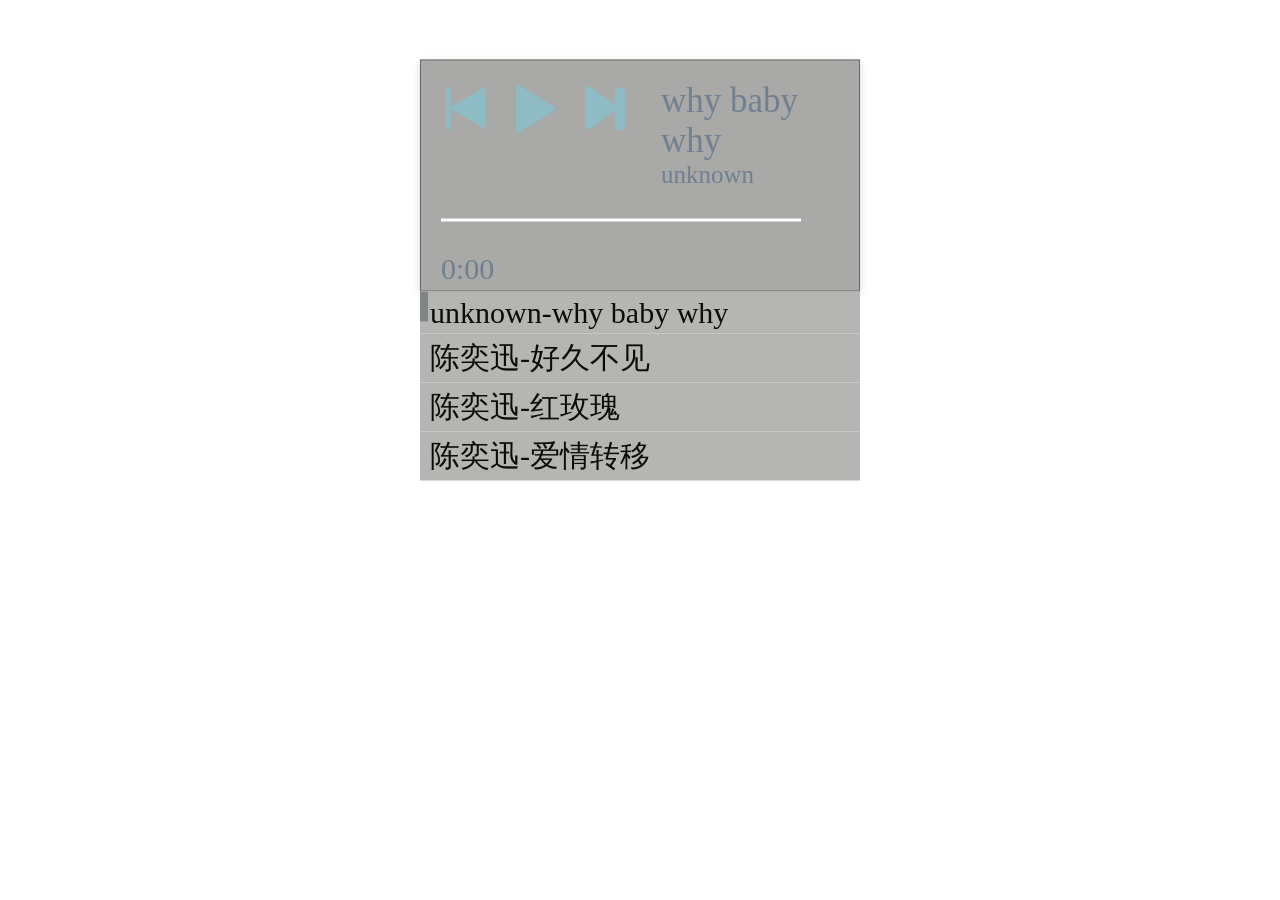
<file: index.html>
<!DOCTYPE html>
<html>
<head>
    <meta charset="UTF-8">
    <meta name="viewport" content="width=device-width, initial-scale=1.0">
    <title音乐播放器</title>
    <link rel="stylesheet" href="css/a.css">
    <link rel="stylesheet" href="font/iconfont.css">
</head>
<body>
    <div class="cover"></div>
    <div class="musicbox">
    	<div class="musicPanel">
    		<div class="music">
    			<div class="control clearfix">
    				<span class="back"><i class="iconfont icon-last"></i></span>
                    <span class="play"><i class="iconfont icon-play"></i></span>
                    <span class="foward"><i class="iconfont icon-next"></i></span>
                </div>
                <div class="info">
                    <div class="title">my song</div>
                    <div class="author">lamatain</div>
                </div>
            </div>
        <div class="progress">
            <div class="bar">
                <div class="progress-total"></div>
                <div class="progress-now"></div>
            </div>
            <div class="time">0:00</div>
        </div>
    </div>
        <ul class="list">
            
        </ul>
    </div>
    <script>
        function $(selector){
            return document.querySelector(selector)
        }
        var timer
        var musicList

        var music = new Audio()
        music.autoplay = true
        var musicIndex = 0
        function getMusic(callback){
            var xhr = new XMLHttpRequest()
            xhr.open('get','music.json',true)
            xhr.send()
            xhr.onload = function(){
                if((xhr.status >= 200 && xhr.status < 300) || xhr.status === 304){
                    callback(JSON.parse(xhr.responseText))
                }
            }
        }
        function setPlaylist(musiclist){
            var container = document.createDocumentFragment()
            musiclist.forEach(function(musicObj){
                var node = document.createElement('li')
                node.innerText = musicObj.author + '-' + musicObj.title
                // console.log(node)
                container.appendChild(node)
            })
            $('.musicbox .list').appendChild(container)
        }
        function loadMusic(songObj){
            music.src = songObj.src
            $('.musicbox .author').innerText = songObj.author
            $('.musicbox .title').innerText = songObj.title
            $('.cover').style.backgroundImage = 'url(' + songObj.img + ')'
            for(var i = 0; i < $('.musicbox .list').children.length; i++){
                $('.musicbox .list').children[i].classList.remove('playing')
            }
            $('.musicbox .list').children[musicIndex].classList.add('playing')
        }
        function loadNextMusic(){
            musicIndex++
            musicIndex = musicIndex % musicList.length
            loadMusic(musicList[musicIndex])
            
        }
        function loadLastMusic(){
            musicIndex--
            musicIndex = (musicIndex + musicList.length) % musicList.length
            loadMusic(musicList[musicIndex])   
            icon.classList.toggle('icon-pause')      
        }
        function updateProgress() {
            var percent = (music.currentTime / music.duration) * 100 + '%'
            $('.musicbox .progress-now').style.width = percent

            var minutes = parseInt(music.currentTime / 60)
            var seconds = parseInt(music.currentTime % 60) + ''
            seconds = seconds.length == 2 ? seconds : '0' + seconds
            $('.musicbox .time').innerText = minutes + ':' + seconds
    }

        getMusic(function(list){
            musicList = list
             setPlaylist(list)
             loadMusic(list[musicIndex])

        })
        $('.musicbox .play').onclick = function(){
            var icon =$('.play .iconfont')
            if(icon.classList.contains('icon-play')){
                music.play()
            }else{
                music.pause()
            }
            icon.classList.toggle('icon-play')
            icon.classList.toggle('icon-pause')
        }
            $('.musicbox .icon-next').onclick = loadNextMusic
            $('.musicbox .icon-last').onclick = loadLastMusic
            music.onended = loadNextMusic
            music.shouldUpdate = true
        music.onplaying = function(){
            timer = setInterval(function(){
                updateProgress()
            },1000)
            console.log('play')
        }
        music.onpause = function(){
            console.log('pause')
            clearInterval(timer)
        }
        music.ontimeupdate = updateProgress

        $('.musicbox .progress .bar').onclick = function(e){
            var percent = e.offsetX / parseInt(getComputedStyle(this).width)
            music.currentTime = percent * music.duration
            $('.musicbox .progress-now').style.width = percent * 100 + '%'
        }

        $('.musicbox .list').onclick = function(e){
            if(e.target.tagName.toLowerCase() === 'li')
                for(var i = 0;  i < this.children.length; i++){
                    if(this.children[i] === e.target){
                        musicIndex  = i
                    }
                }
                console.log(musicIndex)
                loadMusic(musicList[musicIndex])
        }



    </script>
</body>
</html>
</file>
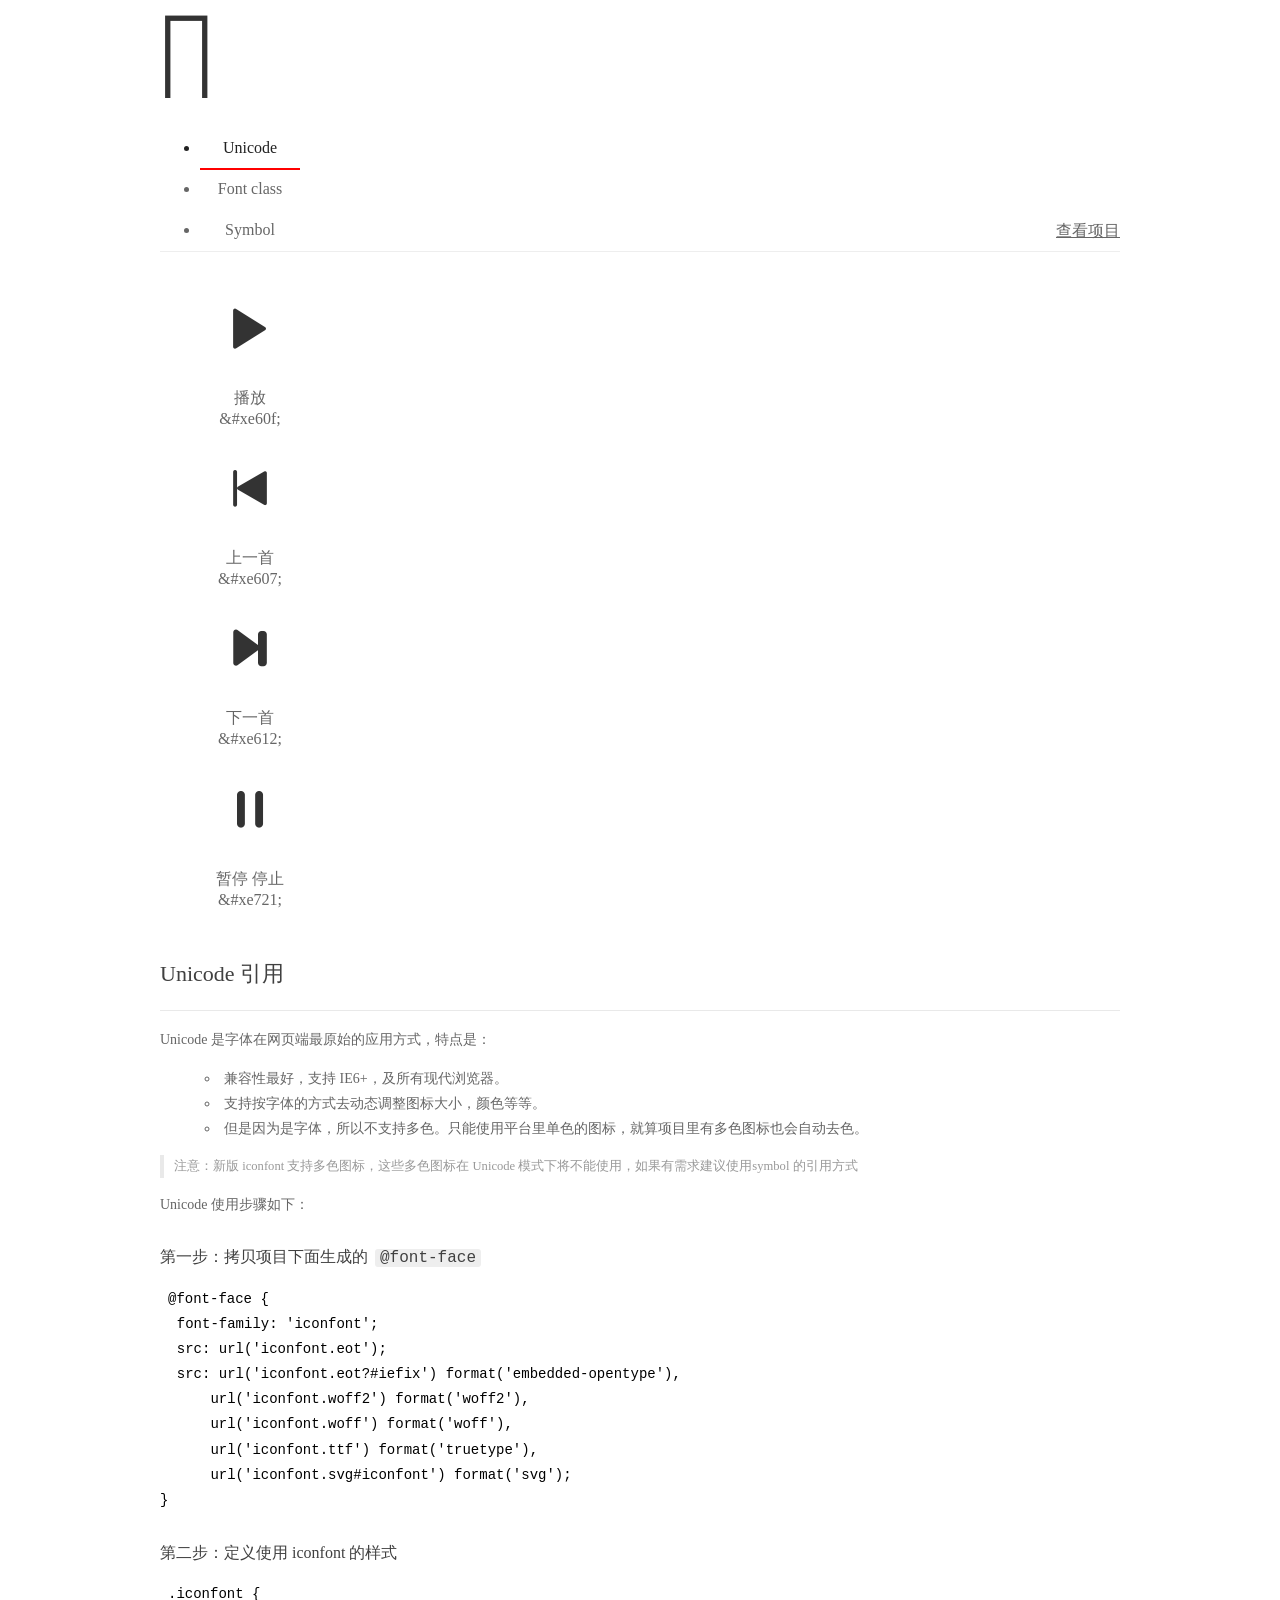
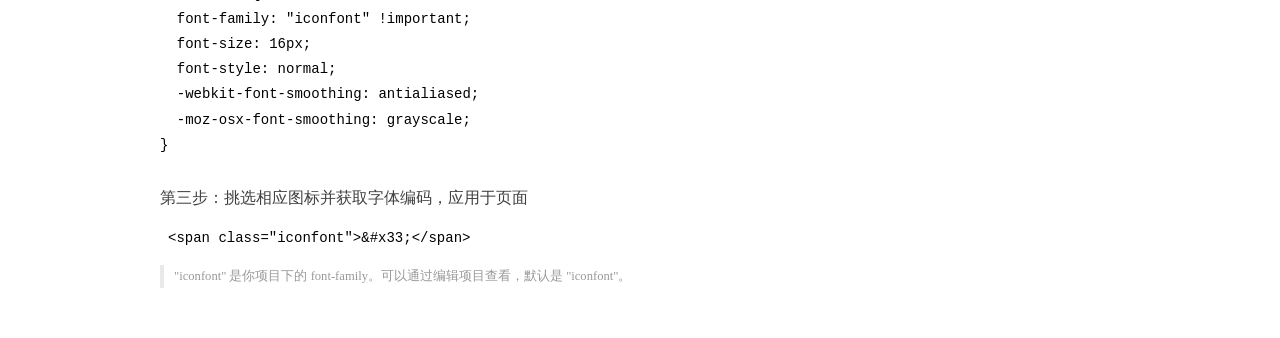
<file: font/demo_index.html>
<!DOCTYPE html>
<html>
<head>
  <meta charset="utf-8"/>
  <title>IconFont Demo</title>
  <link rel="shortcut icon" href="https://img.alicdn.com/tps/i4/TB1_oz6GVXXXXaFXpXXJDFnIXXX-64-64.ico" type="image/x-icon"/>
  <link rel="stylesheet" href="https://g.alicdn.com/thx/cube/1.3.2/cube.min.css">
  <link rel="stylesheet" href="demo.css">
  <link rel="stylesheet" href="iconfont.css">
  <script src="iconfont.js"></script>
  <!-- jQuery -->
  <script src="https://a1.alicdn.com/oss/uploads/2018/12/26/7bfddb60-08e8-11e9-9b04-53e73bb6408b.js"></script>
  <!-- 代码高亮 -->
  <script src="https://a1.alicdn.com/oss/uploads/2018/12/26/a3f714d0-08e6-11e9-8a15-ebf944d7534c.js"></script>
</head>
<body>
  <div class="main">
    <h1 class="logo"><a href="https://www.iconfont.cn/" title="iconfont 首页" target="_blank">&#xe86b;</a></h1>
    <div class="nav-tabs">
      <ul id="tabs" class="dib-box">
        <li class="dib active"><span>Unicode</span></li>
        <li class="dib"><span>Font class</span></li>
        <li class="dib"><span>Symbol</span></li>
      </ul>
      
      <a href="https://www.iconfont.cn/manage/index?manage_type=myprojects&projectId=2056982" target="_blank" class="nav-more">查看项目</a>
      
    </div>
    <div class="tab-container">
      <div class="content unicode" style="display: block;">
          <ul class="icon_lists dib-box">
          
            <li class="dib">
              <span class="icon iconfont">&#xe60f;</span>
                <div class="name">播放</div>
                <div class="code-name">&amp;#xe60f;</div>
              </li>
          
            <li class="dib">
              <span class="icon iconfont">&#xe607;</span>
                <div class="name">上一首</div>
                <div class="code-name">&amp;#xe607;</div>
              </li>
          
            <li class="dib">
              <span class="icon iconfont">&#xe612;</span>
                <div class="name">下一首</div>
                <div class="code-name">&amp;#xe612;</div>
              </li>
          
            <li class="dib">
              <span class="icon iconfont">&#xe721;</span>
                <div class="name">暂停 停止</div>
                <div class="code-name">&amp;#xe721;</div>
              </li>
          
          </ul>
          <div class="article markdown">
          <h2 id="unicode-">Unicode 引用</h2>
          <hr>

          <p>Unicode 是字体在网页端最原始的应用方式，特点是：</p>
          <ul>
            <li>兼容性最好，支持 IE6+，及所有现代浏览器。</li>
            <li>支持按字体的方式去动态调整图标大小，颜色等等。</li>
            <li>但是因为是字体，所以不支持多色。只能使用平台里单色的图标，就算项目里有多色图标也会自动去色。</li>
          </ul>
          <blockquote>
            <p>注意：新版 iconfont 支持多色图标，这些多色图标在 Unicode 模式下将不能使用，如果有需求建议使用symbol 的引用方式</p>
          </blockquote>
          <p>Unicode 使用步骤如下：</p>
          <h3 id="-font-face">第一步：拷贝项目下面生成的 <code>@font-face</code></h3>
<pre><code class="language-css"
>@font-face {
  font-family: 'iconfont';
  src: url('iconfont.eot');
  src: url('iconfont.eot?#iefix') format('embedded-opentype'),
      url('iconfont.woff2') format('woff2'),
      url('iconfont.woff') format('woff'),
      url('iconfont.ttf') format('truetype'),
      url('iconfont.svg#iconfont') format('svg');
}
</code></pre>
          <h3 id="-iconfont-">第二步：定义使用 iconfont 的样式</h3>
<pre><code class="language-css"
>.iconfont {
  font-family: "iconfont" !important;
  font-size: 16px;
  font-style: normal;
  -webkit-font-smoothing: antialiased;
  -moz-osx-font-smoothing: grayscale;
}
</code></pre>
          <h3 id="-">第三步：挑选相应图标并获取字体编码，应用于页面</h3>
<pre>
<code class="language-html"
>&lt;span class="iconfont"&gt;&amp;#x33;&lt;/span&gt;
</code></pre>
          <blockquote>
            <p>"iconfont" 是你项目下的 font-family。可以通过编辑项目查看，默认是 "iconfont"。</p>
          </blockquote>
          </div>
      </div>
      <div class="content font-class">
        <ul class="icon_lists dib-box">
          
          <li class="dib">
            <span class="icon iconfont icon-play"></span>
            <div class="name">
              播放
            </div>
            <div class="code-name">.icon-play
            </div>
          </li>
          
          <li class="dib">
            <span class="icon iconfont icon-last"></span>
            <div class="name">
              上一首
            </div>
            <div class="code-name">.icon-last
            </div>
          </li>
          
          <li class="dib">
            <span class="icon iconfont icon-next"></span>
            <div class="name">
              下一首
            </div>
            <div class="code-name">.icon-next
            </div>
          </li>
          
          <li class="dib">
            <span class="icon iconfont icon-pause"></span>
            <div class="name">
              暂停 停止
            </div>
            <div class="code-name">.icon-pause
            </div>
          </li>
          
        </ul>
        <div class="article markdown">
        <h2 id="font-class-">font-class 引用</h2>
        <hr>

        <p>font-class 是 Unicode 使用方式的一种变种，主要是解决 Unicode 书写不直观，语意不明确的问题。</p>
        <p>与 Unicode 使用方式相比，具有如下特点：</p>
        <ul>
          <li>兼容性良好，支持 IE8+，及所有现代浏览器。</li>
          <li>相比于 Unicode 语意明确，书写更直观。可以很容易分辨这个 icon 是什么。</li>
          <li>因为使用 class 来定义图标，所以当要替换图标时，只需要修改 class 里面的 Unicode 引用。</li>
          <li>不过因为本质上还是使用的字体，所以多色图标还是不支持的。</li>
        </ul>
        <p>使用步骤如下：</p>
        <h3 id="-fontclass-">第一步：引入项目下面生成的 fontclass 代码：</h3>
<pre><code class="language-html">&lt;link rel="stylesheet" href="./iconfont.css"&gt;
</code></pre>
        <h3 id="-">第二步：挑选相应图标并获取类名，应用于页面：</h3>
<pre><code class="language-html">&lt;span class="iconfont icon-xxx"&gt;&lt;/span&gt;
</code></pre>
        <blockquote>
          <p>"
            iconfont" 是你项目下的 font-family。可以通过编辑项目查看，默认是 "iconfont"。</p>
        </blockquote>
      </div>
      </div>
      <div class="content symbol">
          <ul class="icon_lists dib-box">
          
            <li class="dib">
                <svg class="icon svg-icon" aria-hidden="true">
                  <use xlink:href="#icon-play"></use>
                </svg>
                <div class="name">播放</div>
                <div class="code-name">#icon-play</div>
            </li>
          
            <li class="dib">
                <svg class="icon svg-icon" aria-hidden="true">
                  <use xlink:href="#icon-last"></use>
                </svg>
                <div class="name">上一首</div>
                <div class="code-name">#icon-last</div>
            </li>
          
            <li class="dib">
                <svg class="icon svg-icon" aria-hidden="true">
                  <use xlink:href="#icon-next"></use>
                </svg>
                <div class="name">下一首</div>
                <div class="code-name">#icon-next</div>
            </li>
          
            <li class="dib">
                <svg class="icon svg-icon" aria-hidden="true">
                  <use xlink:href="#icon-pause"></use>
                </svg>
                <div class="name">暂停 停止</div>
                <div class="code-name">#icon-pause</div>
            </li>
          
          </ul>
          <div class="article markdown">
          <h2 id="symbol-">Symbol 引用</h2>
          <hr>

          <p>这是一种全新的使用方式，应该说这才是未来的主流，也是平台目前推荐的用法。相关介绍可以参考这篇<a href="">文章</a>
            这种用法其实是做了一个 SVG 的集合，与另外两种相比具有如下特点：</p>
          <ul>
            <li>支持多色图标了，不再受单色限制。</li>
            <li>通过一些技巧，支持像字体那样，通过 <code>font-size</code>, <code>color</code> 来调整样式。</li>
            <li>兼容性较差，支持 IE9+，及现代浏览器。</li>
            <li>浏览器渲染 SVG 的性能一般，还不如 png。</li>
          </ul>
          <p>使用步骤如下：</p>
          <h3 id="-symbol-">第一步：引入项目下面生成的 symbol 代码：</h3>
<pre><code class="language-html">&lt;script src="./iconfont.js"&gt;&lt;/script&gt;
</code></pre>
          <h3 id="-css-">第二步：加入通用 CSS 代码（引入一次就行）：</h3>
<pre><code class="language-html">&lt;style&gt;
.icon {
  width: 1em;
  height: 1em;
  vertical-align: -0.15em;
  fill: currentColor;
  overflow: hidden;
}
&lt;/style&gt;
</code></pre>
          <h3 id="-">第三步：挑选相应图标并获取类名，应用于页面：</h3>
<pre><code class="language-html">&lt;svg class="icon" aria-hidden="true"&gt;
  &lt;use xlink:href="#icon-xxx"&gt;&lt;/use&gt;
&lt;/svg&gt;
</code></pre>
          </div>
      </div>

    </div>
  </div>
  <script>
  $(document).ready(function () {
      $('.tab-container .content:first').show()

      $('#tabs li').click(function (e) {
        var tabContent = $('.tab-container .content')
        var index = $(this).index()

        if ($(this).hasClass('active')) {
          return
        } else {
          $('#tabs li').removeClass('active')
          $(this).addClass('active')

          tabContent.hide().eq(index).fadeIn()
        }
      })
    })
  </script>
</body>
</html>
</file>
<file: css/a.css>
*{
    margin: 0;
    padding: 0;
}
body{
    height: 100vh;
}
.cover{
   position: absolute;
   content: '';
   display: block;
   width: 100%;
   height: 100%;
   background: url(../img/1.jpg) center center no-repeat;
   background-size: contain; 
   filter: blur();
}
.musicbox{
    position: absolute;
    left: 50%;
    top: 30%;
    transform: translate(-50%,-50%);
    font-family: cursive;
    font-size: 30px;
    color: slategray;
    width: 440px;
}
.musicPanel{
    border: 1px solid rgba(40,41,35,0.5);
    padding: 20px 20px 5px 20px;
    box-shadow: 0px 2px 5px 0px rgba(40,41,35,0.1),0px 2px 10px 0px rgba(40,41,35,0.1);
    background-color: rgba(40,41,35,0.4);
}
.musicbox .control {
    float: left;
}
.musicbox .control i{
    font-size: 50px;
    color: rgba(103,216,239,0.4);

}
.musicbox .control .iconfont {
    margin-right: 12px;
    cursor: pointer;
}
 .musicbox .control .iconfont.disabled{
    opacity: 0.3;
} 
.musicbox .info {
    margin-left: 220px;
    margin-bottom: 30px;
}
.musicbox .info .title {
    font-size: 35px;
}
.musicbox .info .author {
    font-size: 25px;
}
.musicbox .progress {
    width: 360px ;
}
 .musicbox .progress .bar {
   height: 3px;
   margin-top: 5px;
   margin-bottom: 30px;
   background-color: #fff;
   cursor: pointer;
} 
.musicbox .progress .bar .progress-now {
    background-color: red;
    width: 0;
    height: 3px;
    position: relative;
}
.clearfix {
    content: '';
    display: block;
    clear: both;
}
.musicbox .list {
    list-style: none;
}
.musicbox .list>li {
    position: relative;
    padding: 4px 10px;
    background-color: rgb(181, 182, 179);
    color: rgb(10, 12, 7);
    font-size: 30px;
    white-space: nowrap;
    overflow: hidden;
    text-overflow: ellipsis;
    cursor: pointer;
}
.musicbox .list>li:hover {
    background-color: rgba(103,216,239,0.4);
}
.musicbox .list>li.playing:before {
    position: absolute;
    top: 0;
    left: 0;
    content: '';
    display: inline-block;
    width: 8px;
    height: 30px;
    background: rgba(10,20,30,0.3);
}
</file>
<file: font/iconfont.css>
@font-face {font-family: "iconfont";
  src: url('iconfont.eot?t=1599664551447'); /* IE9 */
  src: url('iconfont.eot?t=1599664551447#iefix') format('embedded-opentype'), /* IE6-IE8 */
  url('[data-uri]') format('woff2'),
  url('iconfont.woff?t=1599664551447') format('woff'),
  url('iconfont.ttf?t=1599664551447') format('truetype'), /* chrome, firefox, opera, Safari, Android, iOS 4.2+ */
  url('iconfont.svg?t=1599664551447#iconfont') format('svg'); /* iOS 4.1- */
}

.iconfont {
  font-family: "iconfont" !important;
  font-size: 16px;
  font-style: normal;
  -webkit-font-smoothing: antialiased;
  -moz-osx-font-smoothing: grayscale;
}

.icon-play:before {
  content: "\e60f";
}

.icon-last:before {
  content: "\e607";
}

.icon-next:before {
  content: "\e612";
}

.icon-pause:before {
  content: "\e721";
}
</file>
<file: font/demo.css>
/* Logo 字体 */
@font-face {
  font-family: "iconfont logo"; 
  src: url('https://at.alicdn.com/t/font_985780_km7mi63cihi.eot?t=1545807318834');
  src: url('https://at.alicdn.com/t/font_985780_km7mi63cihi.eot?t=1545807318834#iefix') format('embedded-opentype'),
    url('https://at.alicdn.com/t/font_985780_km7mi63cihi.woff?t=1545807318834') format('woff'),
    url('https://at.alicdn.com/t/font_985780_km7mi63cihi.ttf?t=1545807318834') format('truetype'),
    url('https://at.alicdn.com/t/font_985780_km7mi63cihi.svg?t=1545807318834#iconfont') format('svg');
}

.logo {
  font-family: "iconfont logo";
  font-size: 160px;
  font-style: normal;
  -webkit-font-smoothing: antialiased;
  -moz-osx-font-smoothing: grayscale;
}

/* tabs */
.nav-tabs {
  position: relative;
}

.nav-tabs .nav-more {
  position: absolute;
  right: 0;
  bottom: 0;
  height: 42px;
  line-height: 42px;
  color: #666;
}

#tabs {
  border-bottom: 1px solid #eee;
}

#tabs li {
  cursor: pointer;
  width: 100px;
  height: 40px;
  line-height: 40px;
  text-align: center;
  font-size: 16px;
  border-bottom: 2px solid transparent;
  position: relative;
  z-index: 1;
  margin-bottom: -1px;
  color: #666;
}


#tabs .active {
  border-bottom-color: #f00;
  color: #222;
}

.tab-container .content {
  display: none;
}

/* 页面布局 */
.main {
  padding: 30px 100px;
  width: 960px;
  margin: 0 auto;
}

.main .logo {
  color: #333;
  text-align: left;
  margin-bottom: 30px;
  line-height: 1;
  height: 110px;
  margin-top: -50px;
  overflow: hidden;
  *zoom: 1;
}

.main .logo a {
  font-size: 160px;
  color: #333;
}

.helps {
  margin-top: 40px;
}

.helps pre {
  padding: 20px;
  margin: 10px 0;
  border: solid 1px #e7e1cd;
  background-color: #fffdef;
  overflow: auto;
}

.icon_lists {
  width: 100% !important;
  overflow: hidden;
  *zoom: 1;
}

.icon_lists li {
  width: 100px;
  margin-bottom: 10px;
  margin-right: 20px;
  text-align: center;
  list-style: none !important;
  cursor: default;
}

.icon_lists li .code-name {
  line-height: 1.2;
}

.icon_lists .icon {
  display: block;
  height: 100px;
  line-height: 100px;
  font-size: 42px;
  margin: 10px auto;
  color: #333;
  -webkit-transition: font-size 0.25s linear, width 0.25s linear;
  -moz-transition: font-size 0.25s linear, width 0.25s linear;
  transition: font-size 0.25s linear, width 0.25s linear;
}

.icon_lists .icon:hover {
  font-size: 100px;
}

.icon_lists .svg-icon {
  /* 通过设置 font-size 来改变图标大小 */
  width: 1em;
  /* 图标和文字相邻时，垂直对齐 */
  vertical-align: -0.15em;
  /* 通过设置 color 来改变 SVG 的颜色/fill */
  fill: currentColor;
  /* path 和 stroke 溢出 viewBox 部分在 IE 下会显示
      normalize.css 中也包含这行 */
  overflow: hidden;
}

.icon_lists li .name,
.icon_lists li .code-name {
  color: #666;
}

/* markdown 样式 */
.markdown {
  color: #666;
  font-size: 14px;
  line-height: 1.8;
}

.highlight {
  line-height: 1.5;
}

.markdown img {
  vertical-align: middle;
  max-width: 100%;
}

.markdown h1 {
  color: #404040;
  font-weight: 500;
  line-height: 40px;
  margin-bottom: 24px;
}

.markdown h2,
.markdown h3,
.markdown h4,
.markdown h5,
.markdown h6 {
  color: #404040;
  margin: 1.6em 0 0.6em 0;
  font-weight: 500;
  clear: both;
}

.markdown h1 {
  font-size: 28px;
}

.markdown h2 {
  font-size: 22px;
}

.markdown h3 {
  font-size: 16px;
}

.markdown h4 {
  font-size: 14px;
}

.markdown h5 {
  font-size: 12px;
}

.markdown h6 {
  font-size: 12px;
}

.markdown hr {
  height: 1px;
  border: 0;
  background: #e9e9e9;
  margin: 16px 0;
  clear: both;
}

.markdown p {
  margin: 1em 0;
}

.markdown>p,
.markdown>blockquote,
.markdown>.highlight,
.markdown>ol,
.markdown>ul {
  width: 80%;
}

.markdown ul>li {
  list-style: circle;
}

.markdown>ul li,
.markdown blockquote ul>li {
  margin-left: 20px;
  padding-left: 4px;
}

.markdown>ul li p,
.markdown>ol li p {
  margin: 0.6em 0;
}

.markdown ol>li {
  list-style: decimal;
}

.markdown>ol li,
.markdown blockquote ol>li {
  margin-left: 20px;
  padding-left: 4px;
}

.markdown code {
  margin: 0 3px;
  padding: 0 5px;
  background: #eee;
  border-radius: 3px;
}

.markdown strong,
.markdown b {
  font-weight: 600;
}

.markdown>table {
  border-collapse: collapse;
  border-spacing: 0px;
  empty-cells: show;
  border: 1px solid #e9e9e9;
  width: 95%;
  margin-bottom: 24px;
}

.markdown>table th {
  white-space: nowrap;
  color: #333;
  font-weight: 600;
}

.markdown>table th,
.markdown>table td {
  border: 1px solid #e9e9e9;
  padding: 8px 16px;
  text-align: left;
}

.markdown>table th {
  background: #F7F7F7;
}

.markdown blockquote {
  font-size: 90%;
  color: #999;
  border-left: 4px solid #e9e9e9;
  padding-left: 0.8em;
  margin: 1em 0;
}

.markdown blockquote p {
  margin: 0;
}

.markdown .anchor {
  opacity: 0;
  transition: opacity 0.3s ease;
  margin-left: 8px;
}

.markdown .waiting {
  color: #ccc;
}

.markdown h1:hover .anchor,
.markdown h2:hover .anchor,
.markdown h3:hover .anchor,
.markdown h4:hover .anchor,
.markdown h5:hover .anchor,
.markdown h6:hover .anchor {
  opacity: 1;
  display: inline-block;
}

.markdown>br,
.markdown>p>br {
  clear: both;
}


.hljs {
  display: block;
  background: white;
  padding: 0.5em;
  color: #333333;
  overflow-x: auto;
}

.hljs-comment,
.hljs-meta {
  color: #969896;
}

.hljs-string,
.hljs-variable,
.hljs-template-variable,
.hljs-strong,
.hljs-emphasis,
.hljs-quote {
  color: #df5000;
}

.hljs-keyword,
.hljs-selector-tag,
.hljs-type {
  color: #a71d5d;
}

.hljs-literal,
.hljs-symbol,
.hljs-bullet,
.hljs-attribute {
  color: #0086b3;
}

.hljs-section,
.hljs-name {
  color: #63a35c;
}

.hljs-tag {
  color: #333333;
}

.hljs-title,
.hljs-attr,
.hljs-selector-id,
.hljs-selector-class,
.hljs-selector-attr,
.hljs-selector-pseudo {
  color: #795da3;
}

.hljs-addition {
  color: #55a532;
  background-color: #eaffea;
}

.hljs-deletion {
  color: #bd2c00;
  background-color: #ffecec;
}

.hljs-link {
  text-decoration: underline;
}

/* 代码高亮 */
/* PrismJS 1.15.0
https://prismjs.com/download.html#themes=prism&languages=markup+css+clike+javascript */
/**
 * prism.js default theme for JavaScript, CSS and HTML
 * Based on dabblet (http://dabblet.com)
 * @author Lea Verou
 */
code[class*="language-"],
pre[class*="language-"] {
  color: black;
  background: none;
  text-shadow: 0 1px white;
  font-family: Consolas, Monaco, 'Andale Mono', 'Ubuntu Mono', monospace;
  text-align: left;
  white-space: pre;
  word-spacing: normal;
  word-break: normal;
  word-wrap: normal;
  line-height: 1.5;

  -moz-tab-size: 4;
  -o-tab-size: 4;
  tab-size: 4;

  -webkit-hyphens: none;
  -moz-hyphens: none;
  -ms-hyphens: none;
  hyphens: none;
}

pre[class*="language-"]::-moz-selection,
pre[class*="language-"] ::-moz-selection,
code[class*="language-"]::-moz-selection,
code[class*="language-"] ::-moz-selection {
  text-shadow: none;
  background: #b3d4fc;
}

pre[class*="language-"]::selection,
pre[class*="language-"] ::selection,
code[class*="language-"]::selection,
code[class*="language-"] ::selection {
  text-shadow: none;
  background: #b3d4fc;
}

@media print {

  code[class*="language-"],
  pre[class*="language-"] {
    text-shadow: none;
  }
}

/* Code blocks */
pre[class*="language-"] {
  padding: 1em;
  margin: .5em 0;
  overflow: auto;
}

:not(pre)>code[class*="language-"],
pre[class*="language-"] {
  background: #f5f2f0;
}

/* Inline code */
:not(pre)>code[class*="language-"] {
  padding: .1em;
  border-radius: .3em;
  white-space: normal;
}

.token.comment,
.token.prolog,
.token.doctype,
.token.cdata {
  color: slategray;
}

.token.punctuation {
  color: #999;
}

.namespace {
  opacity: .7;
}

.token.property,
.token.tag,
.token.boolean,
.token.number,
.token.constant,
.token.symbol,
.token.deleted {
  color: #905;
}

.token.selector,
.token.attr-name,
.token.string,
.token.char,
.token.builtin,
.token.inserted {
  color: #690;
}

.token.operator,
.token.entity,
.token.url,
.language-css .token.string,
.style .token.string {
  color: #9a6e3a;
  background: hsla(0, 0%, 100%, .5);
}

.token.atrule,
.token.attr-value,
.token.keyword {
  color: #07a;
}

.token.function,
.token.class-name {
  color: #DD4A68;
}

.token.regex,
.token.important,
.token.variable {
  color: #e90;
}

.token.important,
.token.bold {
  font-weight: bold;
}

.token.italic {
  font-style: italic;
}

.token.entity {
  cursor: help;
}
</file>
